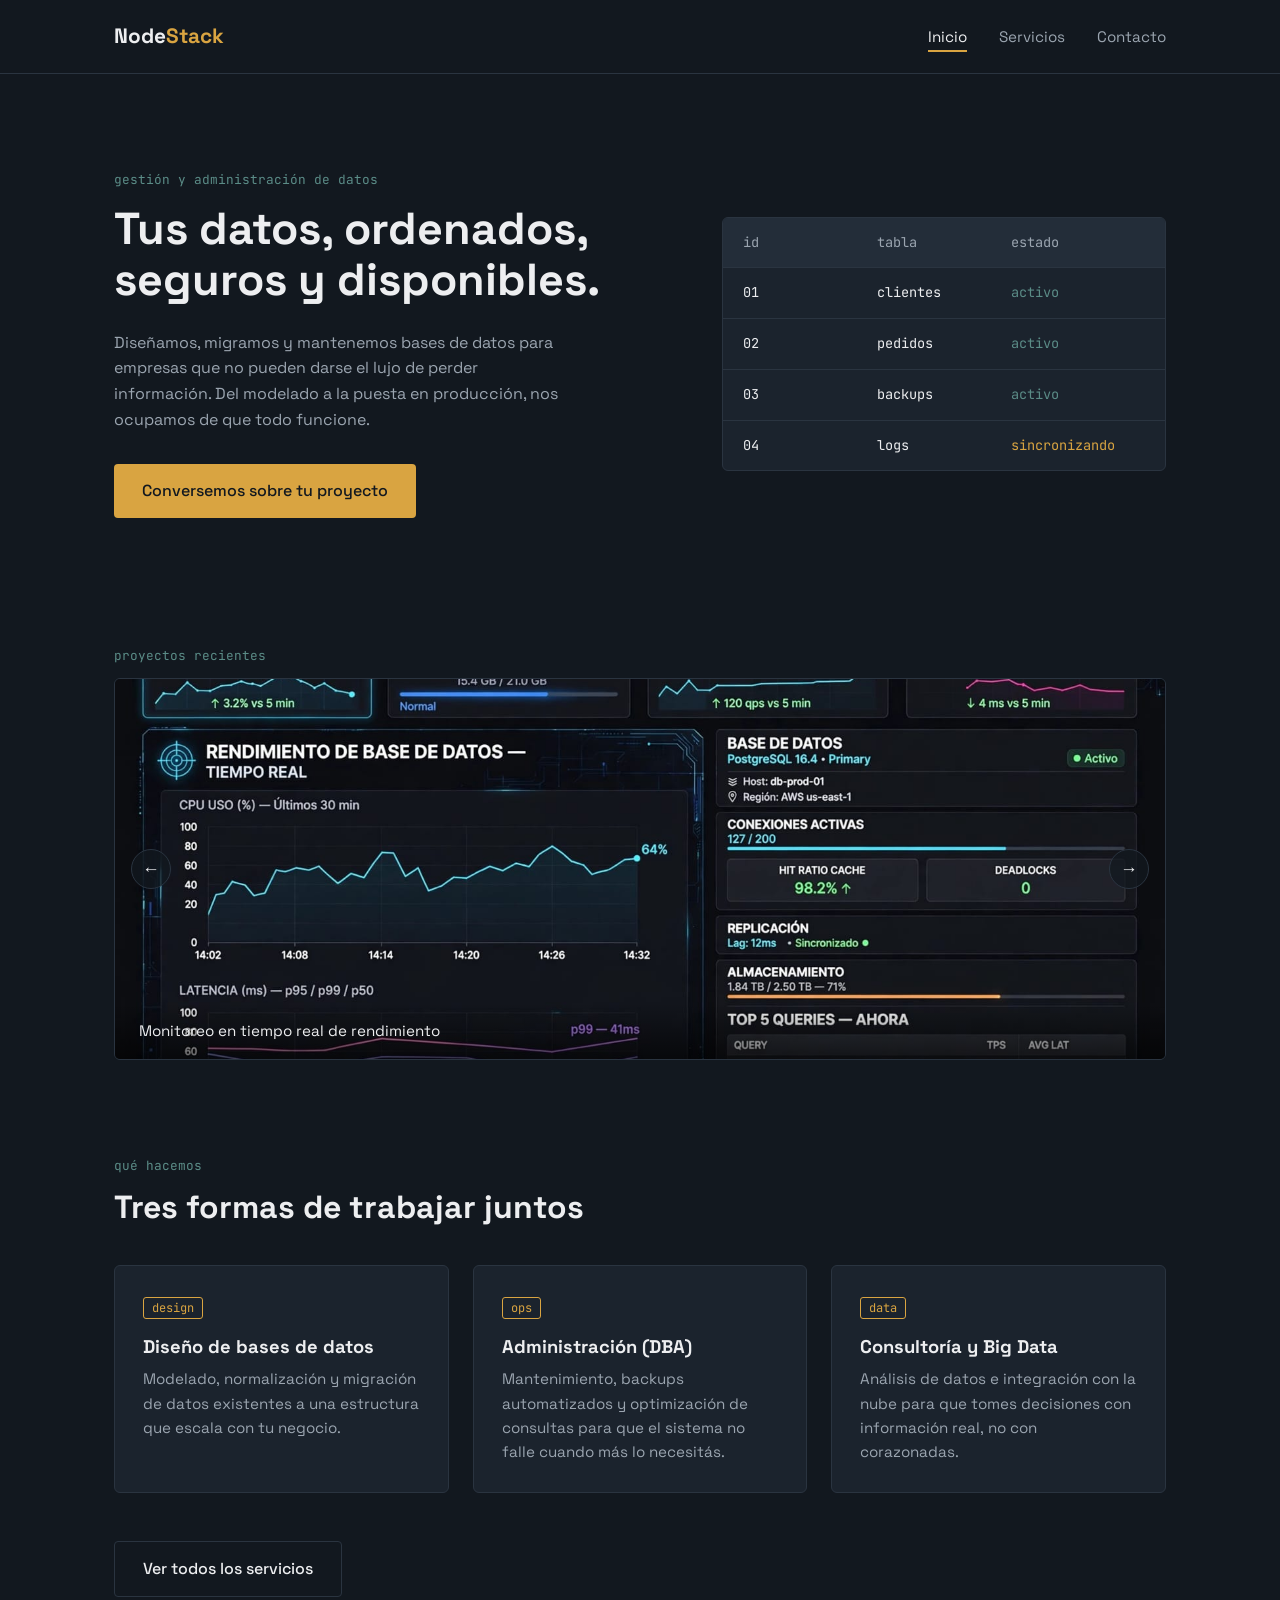
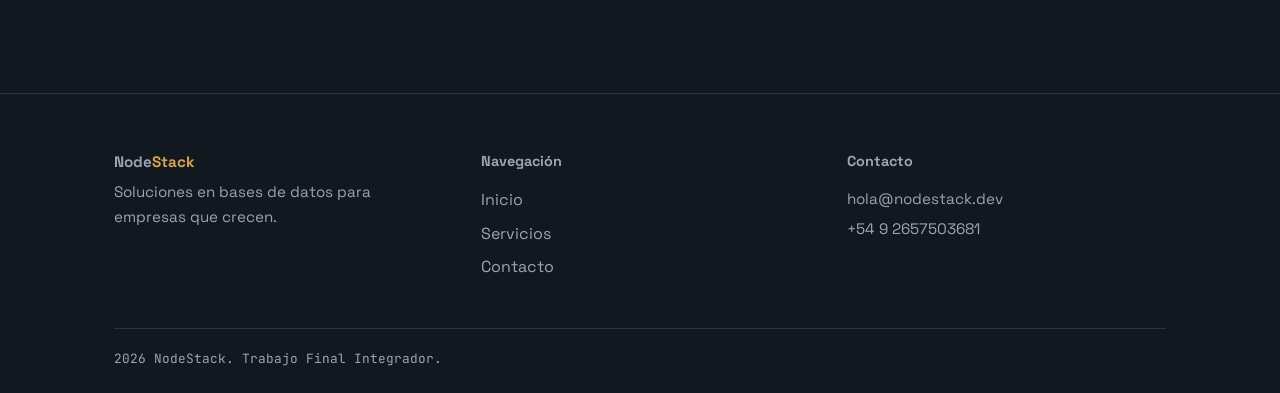
<file: index.html>
<!DOCTYPE html>
<html lang="es">
<head>
  <meta charset="UTF-8">
  <meta name="viewport" content="width=device-width, initial-scale=1.0">
  <title>NodeStack — Soluciones en Bases de Datos</title>
  <link rel="preconnect" href="https://fonts.googleapis.com">
  <link rel="preconnect" href="https://fonts.gstatic.com" crossorigin>
  <link href="https://fonts.googleapis.com/css2?family=Space+Grotesk:wght@400;500;700&family=JetBrains+Mono:wght@400;500&display=swap" rel="stylesheet">
  <link rel="stylesheet" href="styles.css">
</head>
<body>

  <header class="site-header">
    <div class="container header-row">
      <a href="index.html" class="logo">Node<span>Stack</span></a>
      <nav class="main-nav">
        <ul>
          <li><a href="index.html" class="active">Inicio</a></li>
          <li><a href="servicios.html">Servicios</a></li>
          <li><a href="contacto.html">Contacto</a></li>
        </ul>
      </nav>
    </div>
  </header>

  <main>

    <section class="hero">
      <div class="container hero-row">
        <div class="hero-text">
          <p class="eyebrow">gestión y administración de datos</p>
          <h1>Tus datos, ordenados,<br>seguros y disponibles.</h1>
          <p class="hero-desc">
            Diseñamos, migramos y mantenemos bases de datos para empresas que no
            pueden darse el lujo de perder información. Del modelado a la puesta
            en producción, nos ocupamos de que todo funcione.
          </p>
          <a href="contacto.html" class="btn-primary">Conversemos sobre tu proyecto</a>
        </div>

        <div class="hero-table" aria-hidden="true">
          <div class="table-header">
            <span>id</span><span>tabla</span><span>estado</span>
          </div>
          <div class="table-row">
            <span>01</span><span>clientes</span><span class="ok">activo</span>
          </div>
          <div class="table-row">
            <span>02</span><span>pedidos</span><span class="ok">activo</span>
          </div>
          <div class="table-row">
            <span>03</span><span>backups</span><span class="ok">activo</span>
          </div>
          <div class="table-row">
            <span>04</span><span>logs</span><span class="pending">sincronizando</span>
          </div>
        </div>
      </div>
    </section>

   <section class="carousel-section">
  <div class="container">
    <p class="eyebrow">proyectos recientes</p>
    <div class="carousel" id="carousel">
      <div class="carousel-track" id="carousel-track"></div>
      <button class="carousel-btn prev" id="prev-btn" aria-label="Ver proyecto anterior">&#8592;</button>
      <button class="carousel-btn next" id="next-btn" aria-label="Ver siguiente proyecto">&#8594;</button>
    </div>
  </div>
</section>

    <section class="services-teaser">
      <div class="container">
        <p class="eyebrow">qué hacemos</p>
        <h2>Tres formas de trabajar juntos</h2>

        <div class="services-row">
          <article class="service-card">
            <span class="service-tag">design</span>
            <h3>Diseño de bases de datos</h3>
            <p>Modelado, normalización y migración de datos existentes a una
              estructura que escala con tu negocio.</p>
          </article>

          <article class="service-card">
            <span class="service-tag">ops</span>
            <h3>Administración (DBA)</h3>
            <p>Mantenimiento, backups automatizados y optimización de consultas
              para que el sistema no falle cuando más lo necesitás.</p>
          </article>

          <article class="service-card">
            <span class="service-tag">data</span>
            <h3>Consultoría y Big Data</h3>
            <p>Análisis de datos e integración con la nube para que tomes
              decisiones con información real, no con corazonadas.</p>
          </article>
        </div>

        <a href="servicios.html" class="btn-secondary">Ver todos los servicios</a>
      </div>
    </section>

  </main>

  <footer class="site-footer">
    <div class="container footer-row">
      <div class="footer-col">
        <p class="logo">Node<span>Stack</span></p>
        <p>Soluciones en bases de datos para empresas que crecen.</p>
      </div>
      <div class="footer-col">
        <h4>Navegación</h4>
        <ul>
          <li><a href="index.html">Inicio</a></li>
          <li><a href="servicios.html">Servicios</a></li>
          <li><a href="contacto.html">Contacto</a></li>
        </ul>
      </div>
      <div class="footer-col">
        <h4>Contacto</h4>
        <p>hola@nodestack.dev</p>
        <p>+54 9 2657503681</p>
      </div>
    </div>
    <div class="container">
      <p class="footer-meta"> 2026 NodeStack. Trabajo Final Integrador.</p>
    </div>
  </footer>

  <script src="script.js"></script>
</body>
</html>
</file>
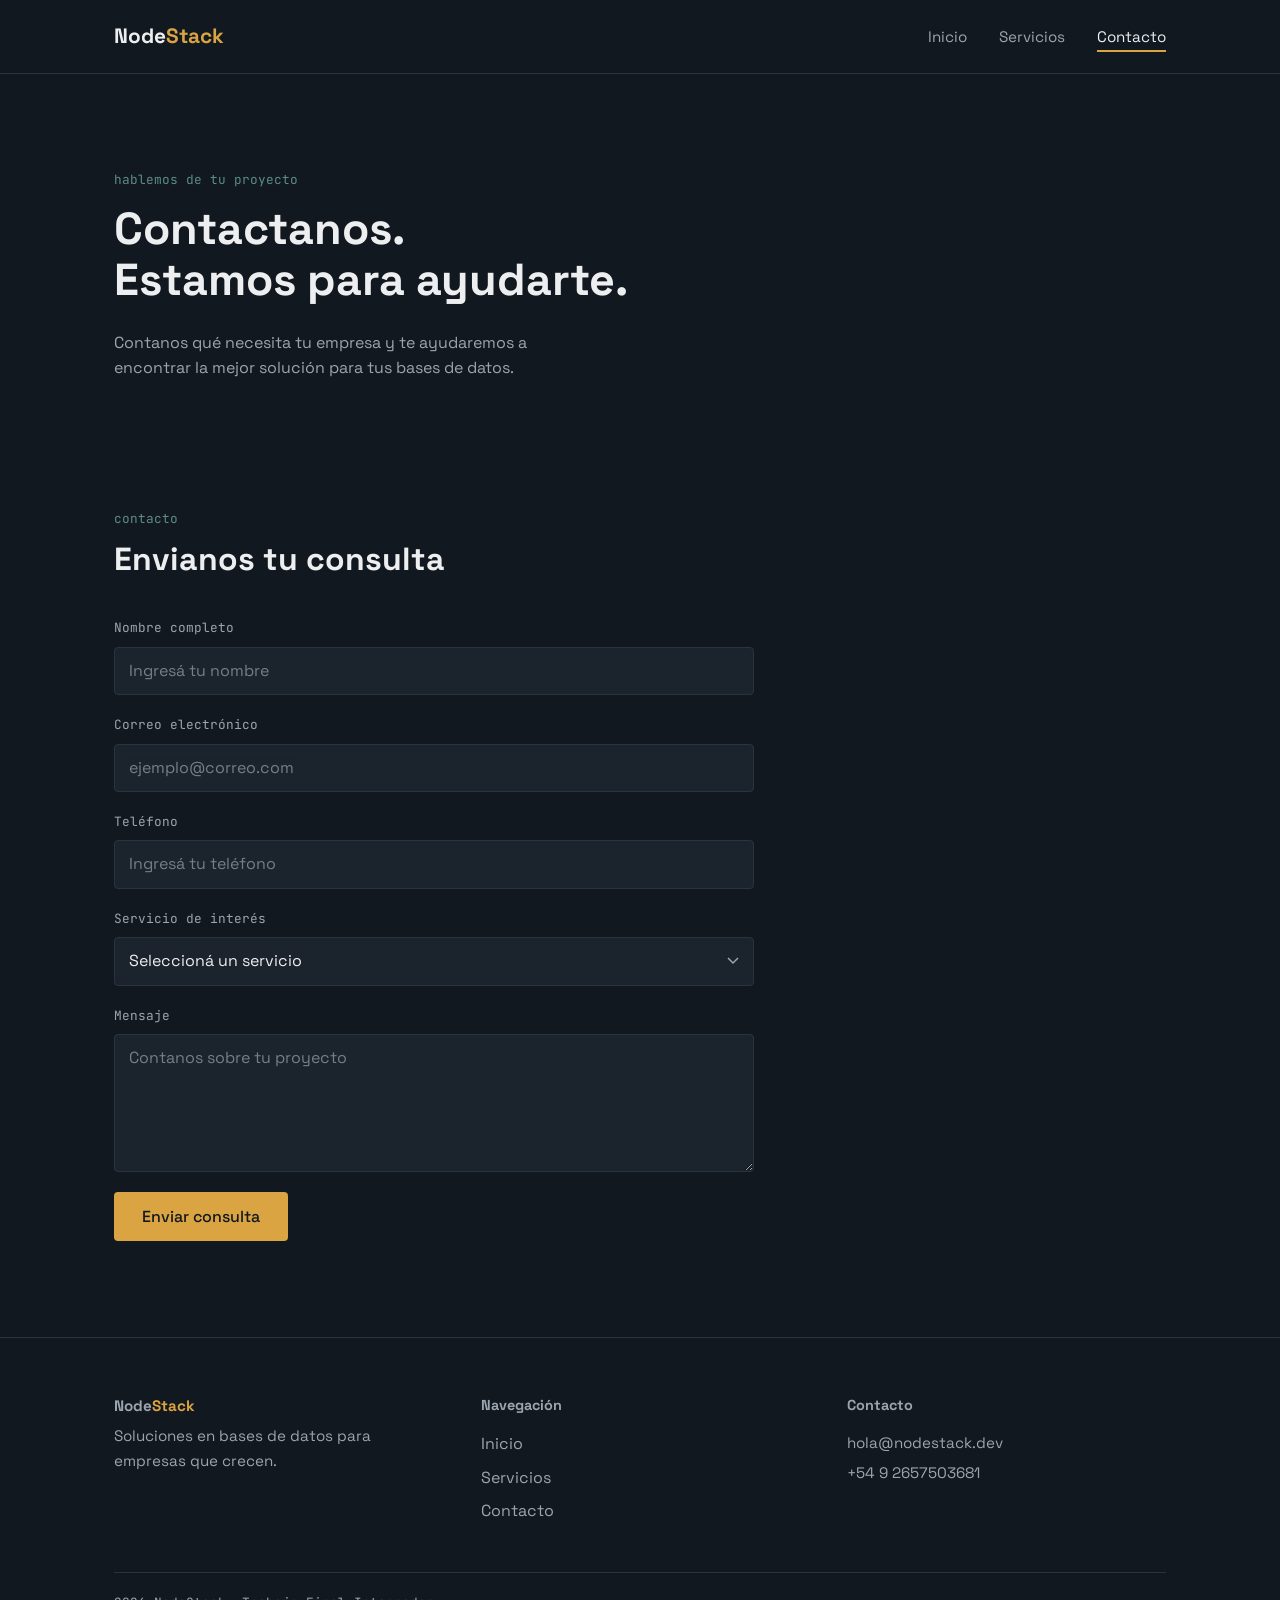
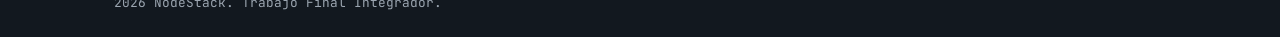
<file: contacto.html>
<!DOCTYPE html>
<html lang="es">

<head>
  <meta charset="UTF-8">
  <meta name="viewport" content="width=device-width, initial-scale=1.0">

  <title>Contacto — NodeStack</title>
  <link rel="icon" href="data:,">
  <link rel="preconnect" href="https://fonts.googleapis.com">
  <link rel="preconnect" href="https://fonts.gstatic.com" crossorigin>

  <link
    href="https://fonts.googleapis.com/css2?family=Space+Grotesk:wght@400;500;700&family=JetBrains+Mono:wght@400;500&display=swap"
    rel="stylesheet">

  <link rel="stylesheet" href="styles.css">
</head>

<body>

  <header class="site-header">
    <div class="container header-row">

      <a href="index.html" class="logo">Node<span>Stack</span></a>

      <nav class="main-nav">
        <ul>
          <li><a href="index.html">Inicio</a></li>
          <li><a href="servicios.html">Servicios</a></li>
          <li><a href="contacto.html" class="active">Contacto</a></li>
        </ul>
      </nav>

    </div>
  </header>

  <main>

    <section class="hero">
      <div class="container">

        <p class="eyebrow">hablemos de tu proyecto</p>

        <h1>Contactanos.<br>Estamos para ayudarte.</h1>

        <p class="hero-desc">
          Contanos qué necesita tu empresa y te ayudaremos a encontrar
          la mejor solución para tus bases de datos.
        </p>

      </div>
    </section>

    <section class="services-teaser">
      <div class="container">

        <p class="eyebrow">contacto</p>

        <h2>Envianos tu consulta</h2>

        <form id="contact-form" novalidate>

          <div class="form-group">
            <label for="nombre">Nombre completo</label>
            <input type="text" id="nombre" name="nombre" placeholder="Ingresá tu nombre" autocomplete="name" required>
          </div>

          <div class="form-group">
            <label for="email">Correo electrónico</label>
            <input type="email" id="email" name="email" placeholder="ejemplo@correo.com" autocomplete="email" required>
          </div>

          <div class="form-group">
            <label for="telefono">Teléfono</label>
            <input type="tel" id="telefono" name="telefono" placeholder="Ingresá tu teléfono" autocomplete="tel"
              required>
          </div>

          <div class="form-group">
            <label for="servicio">Servicio de interés</label>
            <select id="servicio" name="servicio" autocomplete="off" required>
              <option value="">Seleccioná un servicio</option>
              <option value="diseno">Diseño de bases de datos</option>
              <option value="administracion">Administración de bases de datos</option>
              <option value="consultoria">Consultoría y Big Data</option>
              <option value="otro">Otro</option>
            </select>
          </div>

          <div class="form-group">
            <label for="mensaje">Mensaje</label>
            <textarea id="mensaje" name="mensaje" rows="5" placeholder="Contanos sobre tu proyecto" autocomplete="off"
              required></textarea>
          </div>

          <button type="submit" class="btn-primary">
            Enviar consulta
          </button>

        </form>

      </div>
    </section>

  </main>

  <footer class="site-footer">
    <div class="container footer-row">

      <div class="footer-col">
        <p class="logo">Node<span>Stack</span></p>
        <p>Soluciones en bases de datos para empresas que crecen.</p>
      </div>

      <div class="footer-col">
        <h4>Navegación</h4>
        <ul>
          <li><a href="index.html">Inicio</a></li>
          <li><a href="servicios.html">Servicios</a></li>
          <li><a href="contacto.html">Contacto</a></li>
        </ul>
      </div>

      <div class="footer-col">
        <h4>Contacto</h4>
        <p>hola@nodestack.dev</p>
        <p>+54 9 2657503681</p>
      </div>

    </div>

    <div class="container">
      <p class="footer-meta">2026 NodeStack. Trabajo Final Integrador.</p>
    </div>
  </footer>
  <script src="script.js"></script>
</body>

</html>
</file>
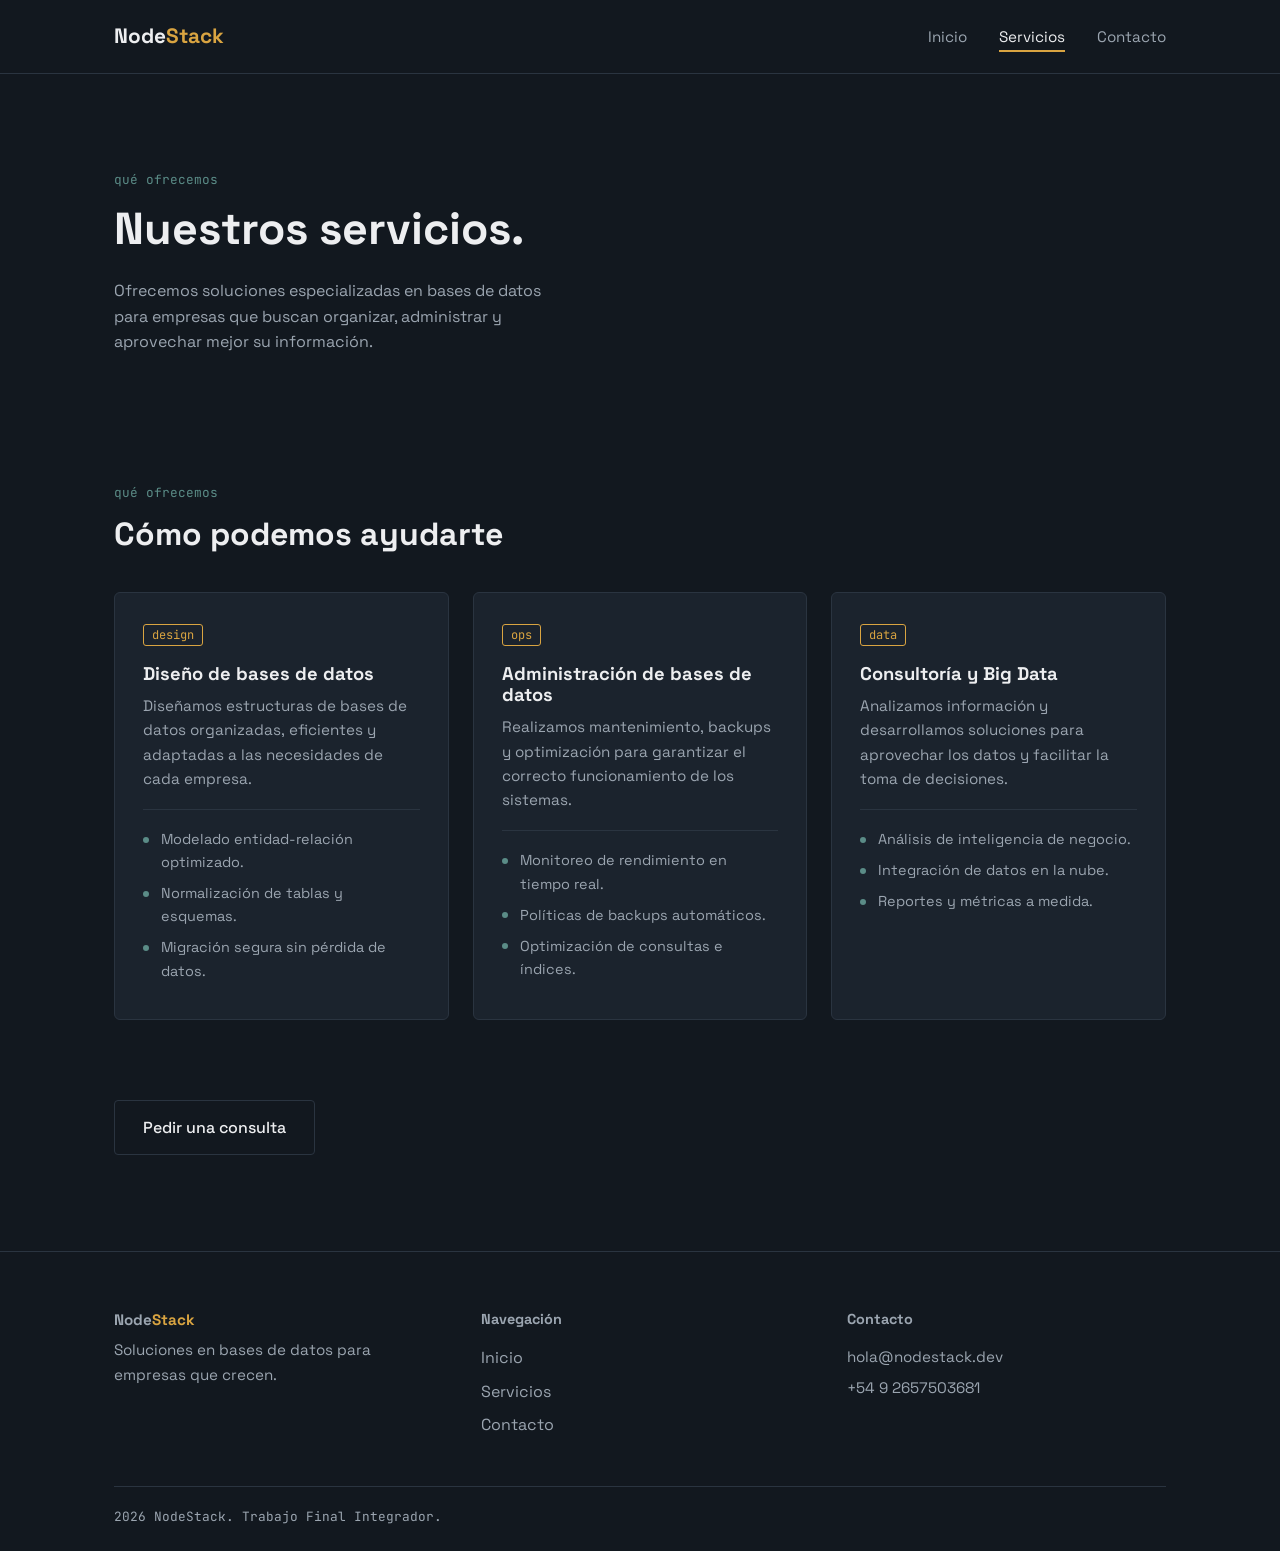
<file: servicios.html>
<!DOCTYPE html>
<html lang="es">
<head>
    <meta charset="UTF-8">
    <meta name="viewport" content="width=device-width, initial-scale=1.0">

    <title>Servicios — NodeStack</title>
    <link rel="icon" href="data:,">

    <link rel="preconnect" href="https://fonts.googleapis.com">
    <link rel="preconnect" href="https://fonts.gstatic.com" crossorigin>

    <link href="https://fonts.googleapis.com/css2?family=Space+Grotesk:wght@400;500;700&family=JetBrains+Mono:wght@400;500&display=swap" rel="stylesheet">

    <link rel="stylesheet" href="styles.css">
</head>

<body>

    <header class="site-header">
        <div class="container header-row">

            <a href="index.html" class="logo">Node<span>Stack</span></a>

            <nav class="main-nav">
                <ul>
                    <li><a href="index.html">Inicio</a></li>
                    <li><a href="servicios.html" class="active">Servicios</a></li>
                    <li><a href="contacto.html">Contacto</a></li>
                </ul>
            </nav>

        </div>
    </header>

    <main>

        <section class="hero">
            <div class="container">

                <p class="eyebrow">qué ofrecemos</p>

                <h1>Nuestros servicios.</h1>

                <p class="hero-desc">
                    Ofrecemos soluciones especializadas en bases de datos
                    para empresas que buscan organizar, administrar y
                    aprovechar mejor su información.
                </p>

            </div>
        </section>

        <section class="services-teaser">
            <div class="container">

                <p class="eyebrow">qué ofrecemos</p>

                <h2>Cómo podemos ayudarte</h2>

                <div class="services-row">

                    <article class="service-card">

                        <span class="service-tag">design</span>

                        <h3>Diseño de bases de datos</h3>

                        <p>
                            Diseñamos estructuras de bases de datos organizadas,
                            eficientes y adaptadas a las necesidades de cada empresa.
                        </p>

                        <ul class="service-list">
                            <li>Modelado entidad-relación optimizado.</li>
                            <li>Normalización de tablas y esquemas.</li>
                            <li>Migración segura sin pérdida de datos.</li>
                        </ul>

                    </article>

                    <article class="service-card">

                        <span class="service-tag">ops</span>

                        <h3>Administración de bases de datos</h3>

                        <p>
                            Realizamos mantenimiento, backups y optimización para
                            garantizar el correcto funcionamiento de los sistemas.
                        </p>

                        <ul class="service-list">
                            <li>Monitoreo de rendimiento en tiempo real.</li>
                            <li>Políticas de backups automáticos.</li>
                            <li>Optimización de consultas e índices.</li>
                        </ul>

                    </article>

                    <article class="service-card">

                        <span class="service-tag">data</span>

                        <h3>Consultoría y Big Data</h3>

                        <p>
                            Analizamos información y desarrollamos soluciones para
                            aprovechar los datos y facilitar la toma de decisiones.
                        </p>

                        <ul class="service-list">
                            <li>Análisis de inteligencia de negocio.</li>
                            <li>Integración de datos en la nube.</li>
                            <li>Reportes y métricas a medida.</li>
                        </ul>

                    </article>

                </div>

                <div style="margin-top: 40px;">
                    <a href="contacto.html" class="btn-secondary">
                        Pedir una consulta
                    </a>
                </div>

            </div>
        </section>

    </main>

    <footer class="site-footer">
        <div class="container footer-row">

            <div class="footer-col">
                <p class="logo">Node<span>Stack</span></p>
                <p>Soluciones en bases de datos para empresas que crecen.</p>
            </div>

            <div class="footer-col">
                <h4>Navegación</h4>
                <ul>
                    <li><a href="index.html">Inicio</a></li>
                    <li><a href="servicios.html">Servicios</a></li>
                    <li><a href="contacto.html">Contacto</a></li>
                </ul>
            </div>

            <div class="footer-col">
                <h4>Contacto</h4>
                <p>hola@nodestack.dev</p>
                <p>+54 9 2657503681</p>
            </div>

        </div>

        <div class="container">
            <p class="footer-meta">
                2026 NodeStack. Trabajo Final Integrador.
            </p>
        </div>
    </footer>

</body>
</html>
</file>
<file: styles.css>
/*    NodeStack — hoja de estilos */

:root {
  --bg: #12181F;
  --panel: #1B232D;
  --panel-light: #232D39;
  --text: #EDEEF0;
  --text-muted: #9BA5B0;
  --accent: #D9A441;
  --accent-2: #5B8C87;
  --border: #2A3440;

  --font-display: 'Space Grotesk', sans-serif;
  --font-mono: 'JetBrains Mono', monospace;
}

* {
  box-sizing: border-box;
  margin: 0;
  padding: 0;
}

body {
  background-color: var(--bg);
  color: var(--text);
  font-family: var(--font-display);
  line-height: 1.6;
  font-size: 16px;
}

h1,
h2,
h3 {
  font-family: var(--font-display);
  font-weight: 700;
  line-height: 1.15;
}

a {
  color: inherit;
  text-decoration: none;
}

ul {
  list-style: none;
}

img {
  max-width: 100%;
  display: block;
}

.container {
  max-width: 1100px;
  margin: 0 auto;
  padding: 0 24px;
}

.eyebrow {
  font-family: var(--font-mono);
  font-size: 0.8rem;
  color: var(--accent-2);
  margin-bottom: 12px;
}

/* ---------- Header ---------- */

.site-header {
  border-bottom: 1px solid var(--border);
  position: sticky;
  top: 0;
  background-color: var(--bg);
  z-index: 10;
}

.header-row {
  display: flex;
  justify-content: space-between;
  align-items: center;
  padding-top: 20px;
  padding-bottom: 20px;
}

.logo {
  font-size: 1.3rem;
  font-weight: 700;
}

.logo span {
  color: var(--accent);
}

.main-nav ul {
  display: flex;
  gap: 32px;
}

.main-nav a {
  font-size: 0.95rem;
  color: var(--text-muted);
  padding-bottom: 4px;
  border-bottom: 2px solid transparent;
}

.main-nav a:hover,
.main-nav a.active {
  color: var(--text);
  border-bottom-color: var(--accent);
}

/* ---------- Hero ---------- */

.hero {
  padding: 96px 0;
}

.hero-row {
  display: flex;
  align-items: center;
  gap: 64px;
}

.hero-text {
  flex: 1 1 480px;
}

.hero h1 {
  font-size: 2.8rem;
  margin-bottom: 24px;
}

.hero-desc {
  color: var(--text-muted);
  max-width: 46ch;
  margin-bottom: 32px;
}

.btn-primary,
.btn-secondary {
  display: inline-block;
  font-family: var(--font-display);
  font-weight: 500;
  padding: 14px 28px;
  border-radius: 4px;
}

.btn-primary {
  background-color: var(--accent);
  color: var(--bg);
}

.btn-primary:hover {
  background-color: #c7943c;
}

.btn-secondary {
  border: 1px solid var(--border);
  color: var(--text);
  margin-top: 40px;
}

.btn-secondary:hover {
  border-color: var(--accent);
  color: var(--accent);
}

/* "tabla" decorativa del hero */

.hero-table {
  flex: 1 1 380px;
  background-color: var(--panel);
  border: 1px solid var(--border);
  border-radius: 6px;
  overflow: hidden;
  font-family: var(--font-mono);
  font-size: 0.85rem;
}

.table-header,
.table-row {
  display: flex;
  padding: 14px 20px;
}

.table-header {
  background-color: var(--panel-light);
  color: var(--text-muted);
  border-bottom: 1px solid var(--border);
}

.table-row {
  border-bottom: 1px solid var(--border);
}

.table-row:last-child {
  border-bottom: none;
}

.table-header span,
.table-row span {
  flex: 1;
}

.ok {
  color: var(--accent-2);
}

.pending {
  color: var(--accent);
}

/* ---------- Carrusel ---------- */

.carousel-section {
  padding: 32px 0 96px;
}

.carousel {
  position: relative;
  overflow: hidden;
  border-radius: 6px;
  border: 1px solid var(--border);
}

.carousel-track {
  display: flex;
  transition: transform 0.4s ease;
}

.slide {
  min-width: 100%;
  position: relative;
}

.slide img {
  width: 100%;
  height: 380px;
  object-fit: cover;
  background-color: var(--panel);
}

.slide figcaption {
  position: absolute;
  bottom: 0;
  left: 0;
  right: 0;
  padding: 16px 24px;
  background: linear-gradient(transparent, rgba(0, 0, 0, 0.6));
  font-size: 0.95rem;
}

.carousel-btn {
  position: absolute;
  top: 50%;
  transform: translateY(-50%);
  background-color: rgba(18, 24, 31, 0.75);
  border: 1px solid var(--border);
  color: var(--text);
  width: 40px;
  height: 40px;
  border-radius: 50%;
  cursor: pointer;
  font-size: 1.1rem;
}

.carousel-btn:hover {
  border-color: var(--accent);
  color: var(--accent);
}

.carousel-btn.prev {
  left: 16px;
}

.carousel-btn.next {
  right: 16px;
}

/* ---------- Servicios (teaser) ---------- */

.services-teaser {
  padding-bottom: 96px;
}

.services-teaser h2 {
  font-size: 2rem;
  margin-bottom: 40px;
}

.services-row {
  display: flex;
  gap: 24px;
  flex-wrap: wrap;
  margin-bottom: 8px;
}

.service-card {
  flex: 1 1 280px;
  background-color: var(--panel);
  border: 1px solid var(--border);
  border-radius: 6px;
  padding: 28px;
}

.service-tag {
  font-family: var(--font-mono);
  font-size: 0.75rem;
  color: var(--accent);
  border: 1px solid var(--accent);
  padding: 2px 8px;
  border-radius: 3px;
}

.service-card h3 {
  font-size: 1.15rem;
  margin: 16px 0 10px;
}

.service-card p {
  color: var(--text-muted);
  font-size: 0.95rem;
}

/* ---------- Lista de servicios ---------- */
.service-list {
  margin-top: 18px;
  padding-top: 18px;
  border-top: 1px solid var(--border);
}

.service-list li {
  position: relative;
  margin-bottom: 8px;
  padding-left: 18px;
  font-size: 0.9rem;
  color: var(--text-muted);
}

.service-list li::before {
  content: "";
  position: absolute;
  top: 0.6em;
  left: 0;
  width: 6px;
  height: 6px;
  border-radius: 50%;
  background-color: var(--accent-2);
}

/* ---------- Footer ---------- */

.site-footer {
  border-top: 1px solid var(--border);
  padding-top: 56px;
  padding-bottom: 24px;
}

.footer-row {
  display: flex;
  gap: 48px;
  flex-wrap: wrap;
  margin-bottom: 40px;
}

.footer-col {
  flex: 1 1 200px;
}

.footer-col h4 {
  font-size: 0.9rem;
  margin-bottom: 14px;
  color: var(--text-muted);
}

.footer-col p {
  color: var(--text-muted);
  font-size: 0.95rem;
  margin-bottom: 6px;
}

.footer-col ul li {
  margin-bottom: 8px;
}

.footer-col ul a {
  color: var(--text-muted);
}

.footer-col ul a:hover {
  color: var(--accent);
}

.footer-meta {
  font-family: var(--font-mono);
  font-size: 0.8rem;
  color: var(--text-muted);
  border-top: 1px solid var(--border);
  padding-top: 20px;
}

/* ---------- Formulario de contacto ---------- */
:root {
  --error: #e5675b;
}

#contact-form {
  max-width: 640px;
}

.form-group {
  margin-bottom: 20px;
}

.form-group label {
  display: block;
  margin-bottom: 8px;
  font-family: var(--font-mono);
  font-size: 0.8rem;
  color: var(--text-muted);
}

#contact-form input,
#contact-form select,
#contact-form textarea {
  display: block;
  width: 100%;
  padding: 12px 14px;
  background-color: var(--panel);
  border: 1px solid var(--border);
  border-radius: 4px;
  color: var(--text);
  font-family: var(--font-display);
  font-size: 1rem;
  line-height: 1.4;
  transition: border-color 0.2s ease, box-shadow 0.2s ease;
}

#contact-form ::placeholder {
  color: var(--text-muted);
  opacity: 0.7;
}

#contact-form input:hover,
#contact-form select:hover,
#contact-form textarea:hover {
  border-color: var(--accent-2);
}

#contact-form input:focus,
#contact-form select:focus,
#contact-form textarea:focus {
  outline: none;
  border-color: var(--accent);
  box-shadow: 0 0 0 3px rgba(217, 164, 65, 0.2);
}

#contact-form textarea {
  min-height: 130px;
  resize: vertical;
}

/* Select con flecha propia, a tono con el tema oscuro */
#contact-form select {
  appearance: none;
  -webkit-appearance: none;
  padding-right: 40px;
  cursor: pointer;
  background-image: url("data:image/svg+xml;utf8,<svg xmlns='http://www.w3.org/2000/svg' width='12' height='8' viewBox='0 0 12 8'><path d='M1 1l5 5 5-5' fill='none' stroke='%239BA5B0' stroke-width='1.5'/></svg>");
  background-repeat: no-repeat;
  background-position: right 14px center;
}

#contact-form select option {
  background-color: var(--panel);
  color: var(--text);
}

/* Estado de error (lo agrega script.js) */
#contact-form .input-error,
#contact-form .input-error:hover,
#contact-form .input-error:focus {
  border-color: var(--error);
}

#contact-form .input-error:focus {
  box-shadow: 0 0 0 3px rgba(229, 103, 91, 0.2);
}

.field-error {
  display: block;
  margin-top: 6px;
  font-family: var(--font-mono);
  font-size: 0.8rem;
  color: var(--error);
}

/* El botón de envío reutiliza .btn-primary; solo se normaliza como <button> */
#contact-form .btn-primary {
  border: none;
  cursor: pointer;
  font-size: 1rem;
}

.form-summary {
  max-width: 640px;
  margin-top: 32px;
  padding: 24px;
  background-color: var(--panel);
  border: 1px solid var(--accent-2);
  border-radius: 6px;
}

.form-summary h3 {
  margin-bottom: 8px;
  font-size: 1.15rem;
  color: var(--accent-2);
}

.form-summary dt {
  margin-top: 14px;
  font-family: var(--font-mono);
  font-size: 0.8rem;
  color: var(--text-muted);
}

.form-summary dd {
  margin-top: 2px;
  white-space: pre-wrap;
  overflow-wrap: anywhere;
}

.form-summary .btn-secondary {
  margin-top: 24px;
  background: none;
  font-size: 0.95rem;
  cursor: pointer;
}

/* ---------- Responsive ---------- */
@media (max-width: 800px) {
  .hero-row {
    flex-direction: column;
  }

  .header-row {
    flex-direction: column;
    gap: 12px;
  }

  .main-nav ul {
    gap: 20px;
  }

  .hero h1 {
    font-size: 2.1rem;
  }
}
</file>
